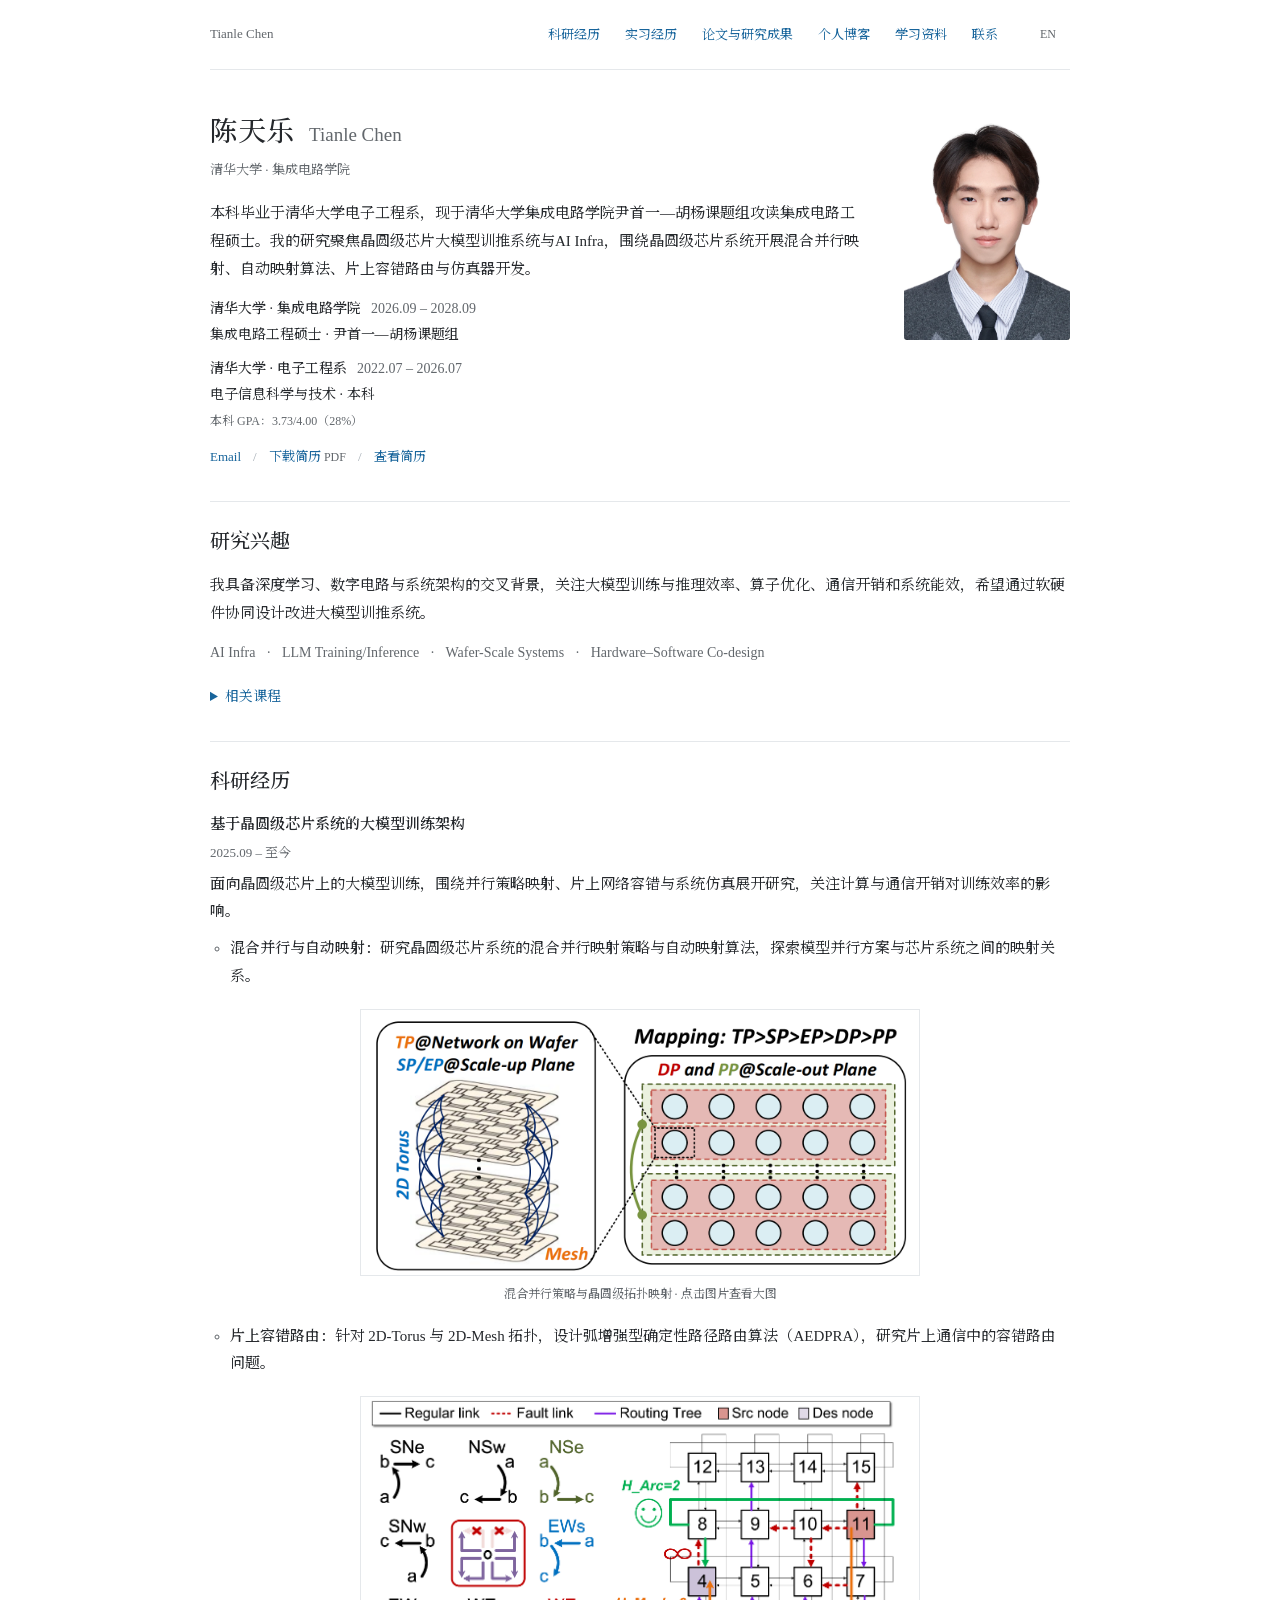
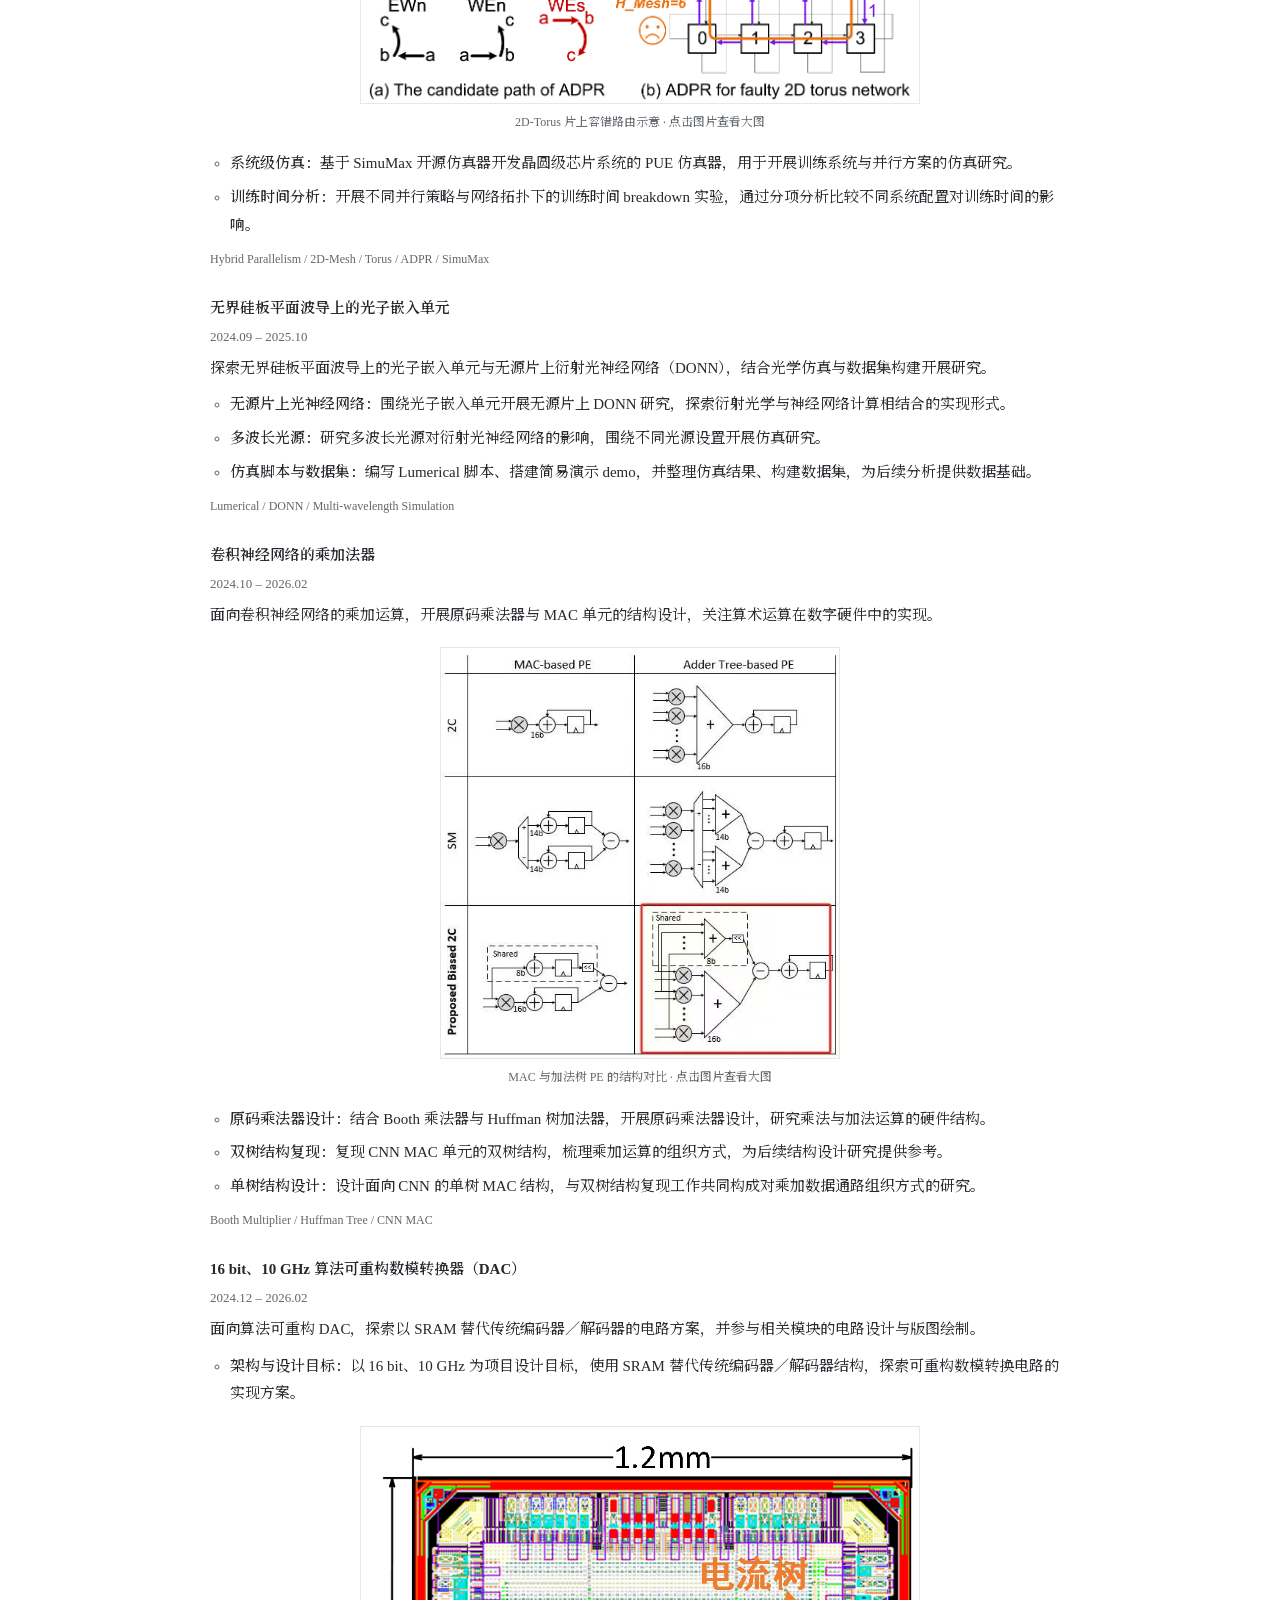
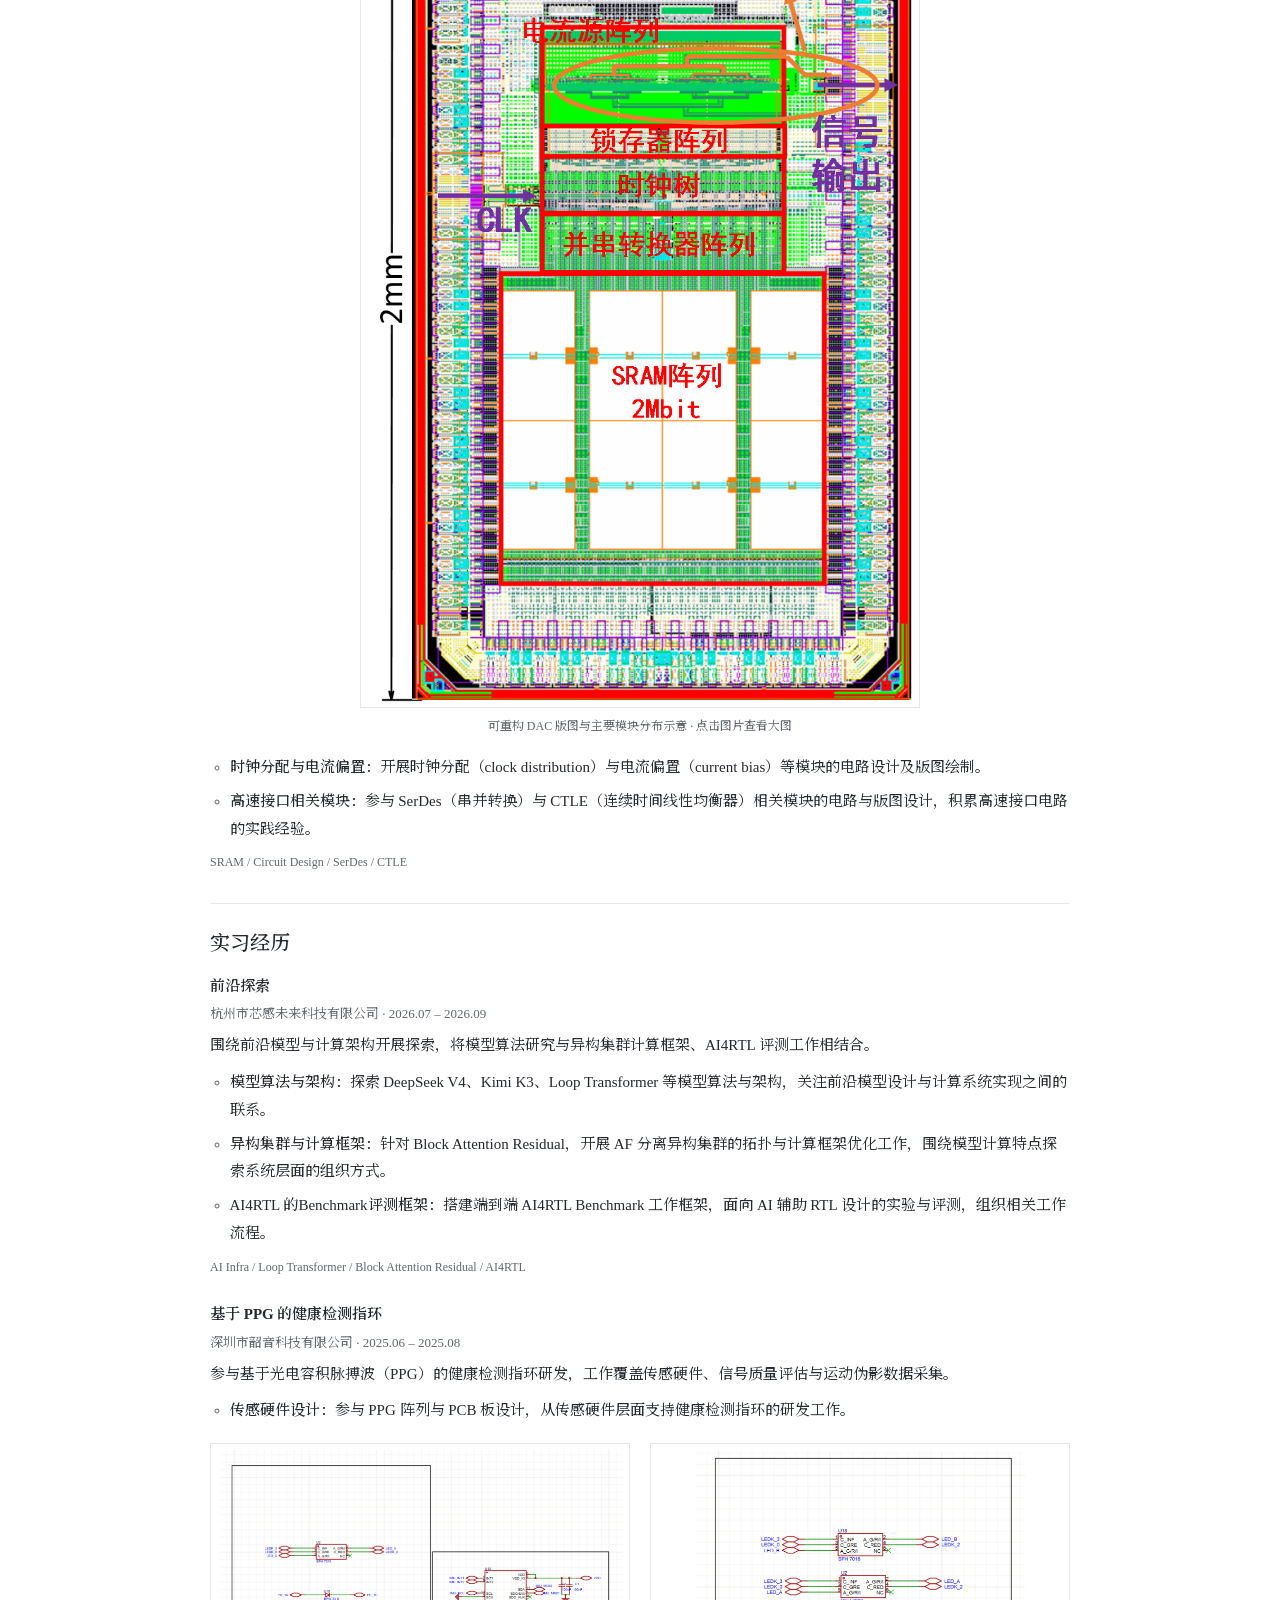
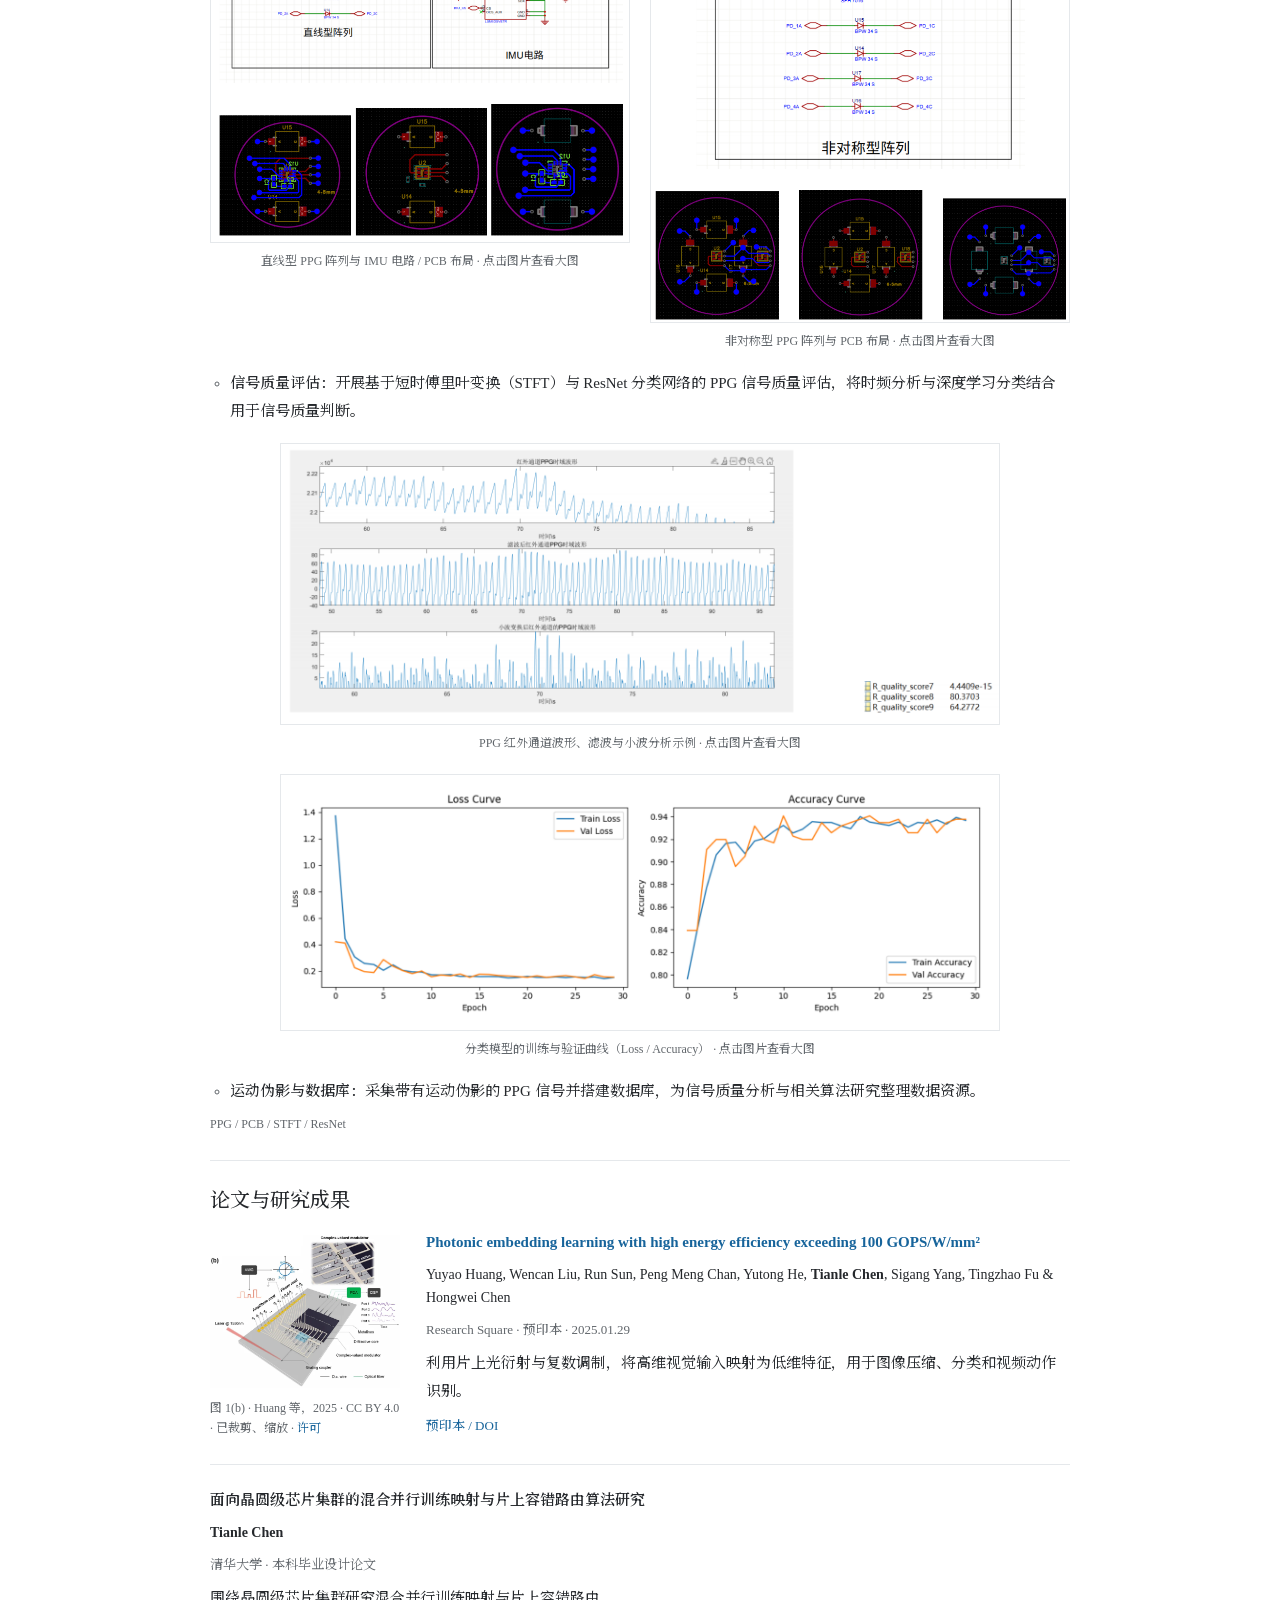
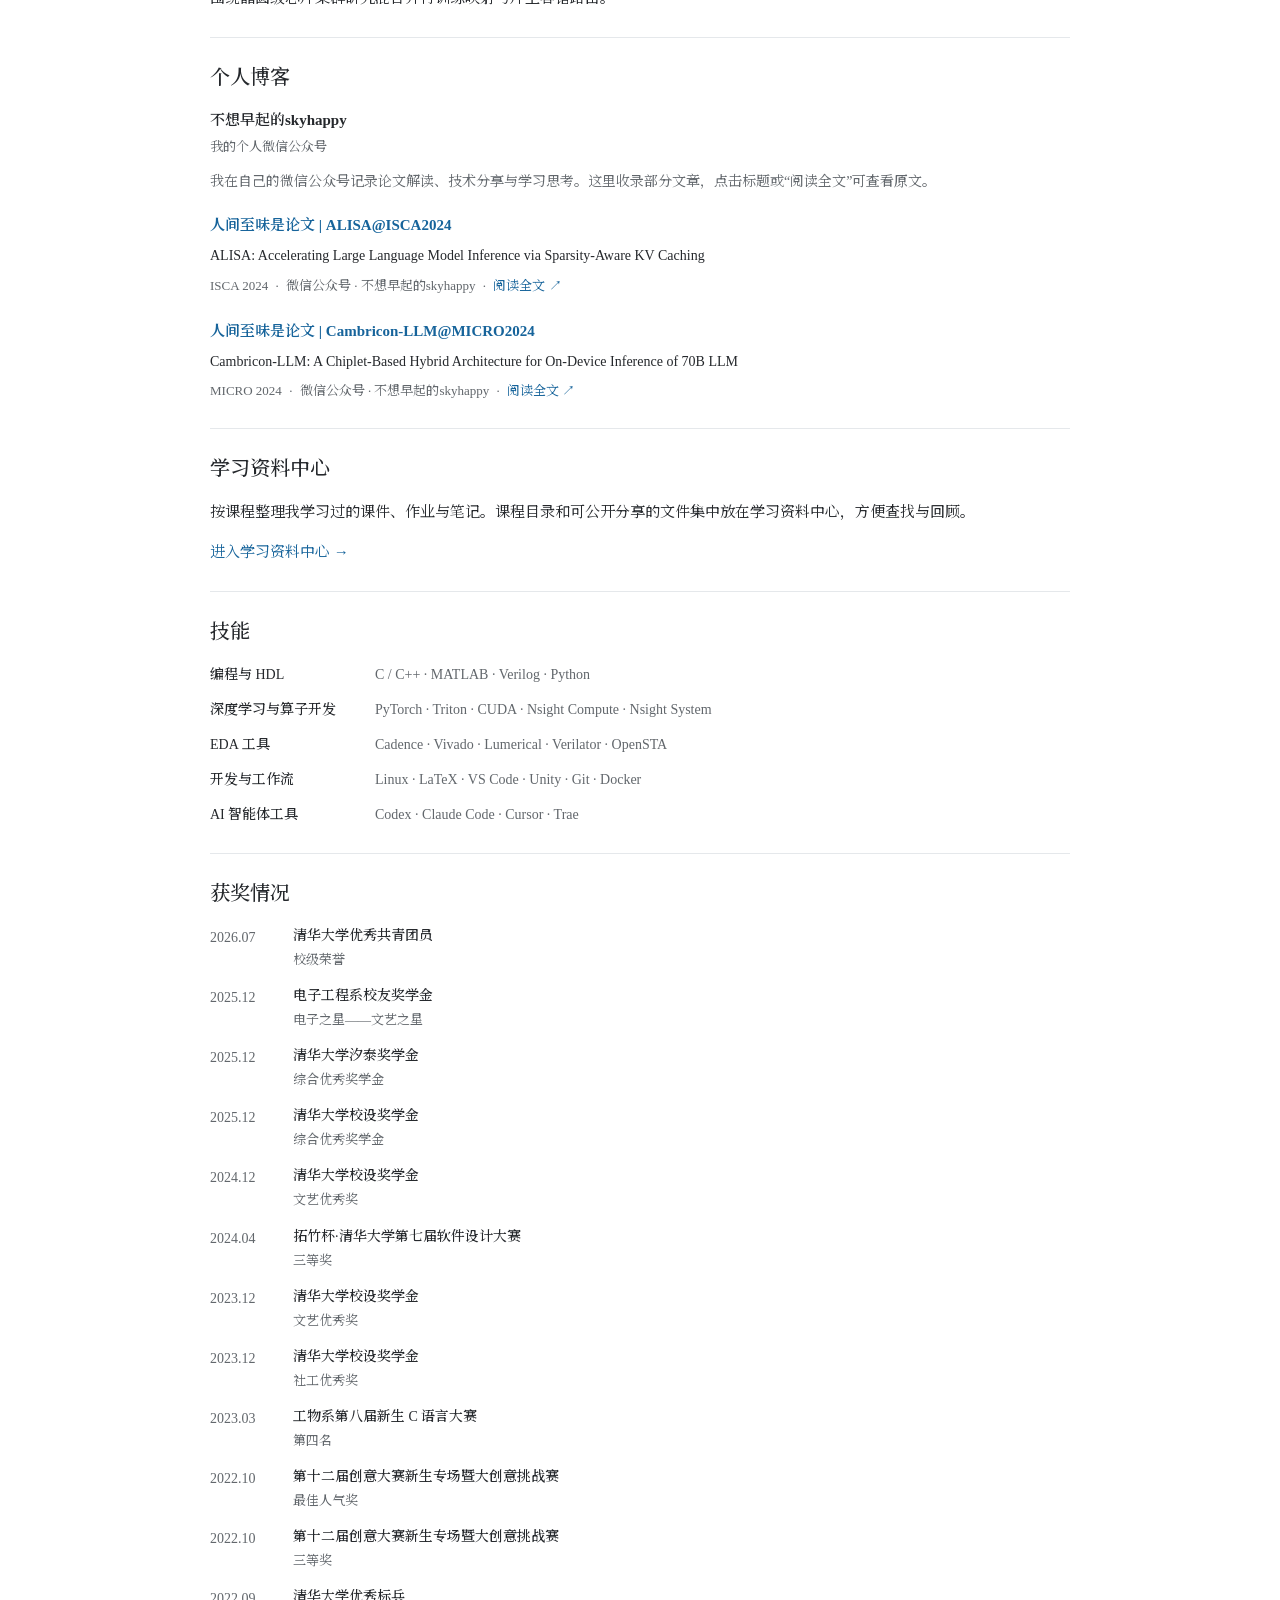
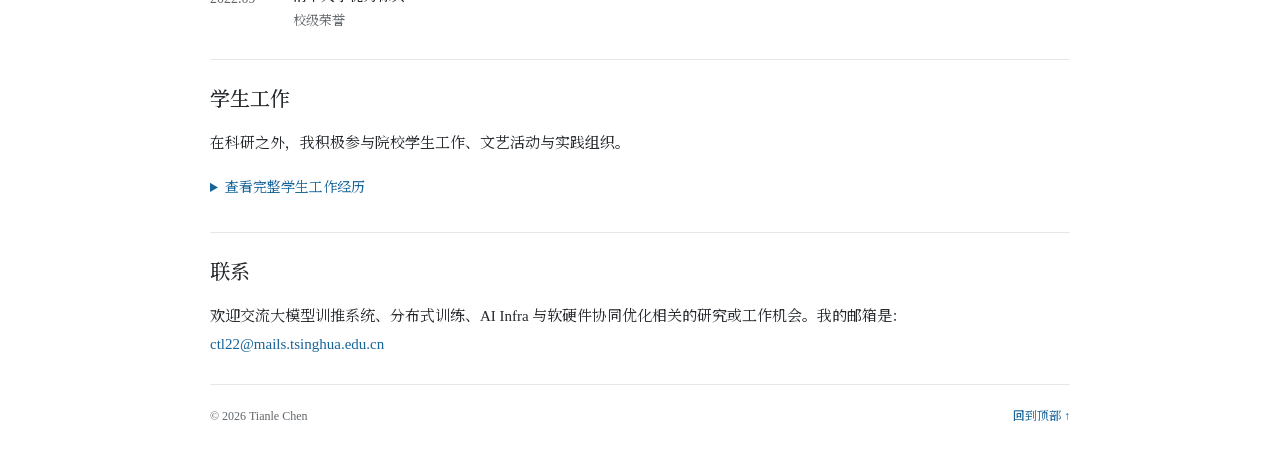
<file: index.html>
<!doctype html>
<html lang="zh-CN">
<head>
  <meta charset="UTF-8">
  <meta name="viewport" content="width=device-width, initial-scale=1">
  <meta name="theme-color" content="#ffffff">
  <meta name="author" content="Tianle Chen">
  <meta name="description" content="陈天乐的个人主页：清华大学集成电路学院，AI Infra、大模型训练系统与晶圆级芯片系统。Tianle Chen — AI infrastructure, large-model training, and wafer-scale systems at Tsinghua University.">
  <title>陈天乐 Tianle Chen · 个人主页</title>
  <link rel="icon" type="image/svg+xml" href="assets/favicon.svg">
  <script>
    // Direct file previews use system fallbacks; HTTP(S) previews load the bundled fonts.
    // This avoids browser file:// font restrictions without third-party services.
    if (location.protocol !== "file:") {
      const sheet = document.createElement("link");
      sheet.rel = "stylesheet";
      sheet.href = "assets/fonts/fonts.css";
      document.head.appendChild(sheet);
      for (const font of ["profile-serif-sc.woff2"]) {
        const preload = document.createElement("link");
        preload.rel = "preload";
        preload.as = "font";
        preload.type = "font/woff2";
        preload.crossOrigin = "anonymous";
        preload.href = "assets/fonts/" + font;
        document.head.appendChild(preload);
      }
    }
  </script>
  <link rel="stylesheet" href="styles.css">
  <script src="content.js" defer></script>
  <script src="app.js" defer></script>
</head>
<body>
  <a class="skip-link" href="#main">跳转到主要内容 / Skip to content</a>
  <div id="app"></div>
  <noscript><main class="no-script"><h1>陈天乐 · Tianle Chen</h1><p>AI Infra、大模型训练系统与晶圆级芯片系统。请启用 JavaScript 以浏览完整主页。</p><p>AI infrastructure, large-model training, and wafer-scale systems. Enable JavaScript to view the full site.</p><a href="resume.html">查看简历 / View résumé</a><p><a href="mailto:ctl22@mails.tsinghua.edu.cn">ctl22@mails.tsinghua.edu.cn</a></p></main></noscript>
</body>
</html>
</file>
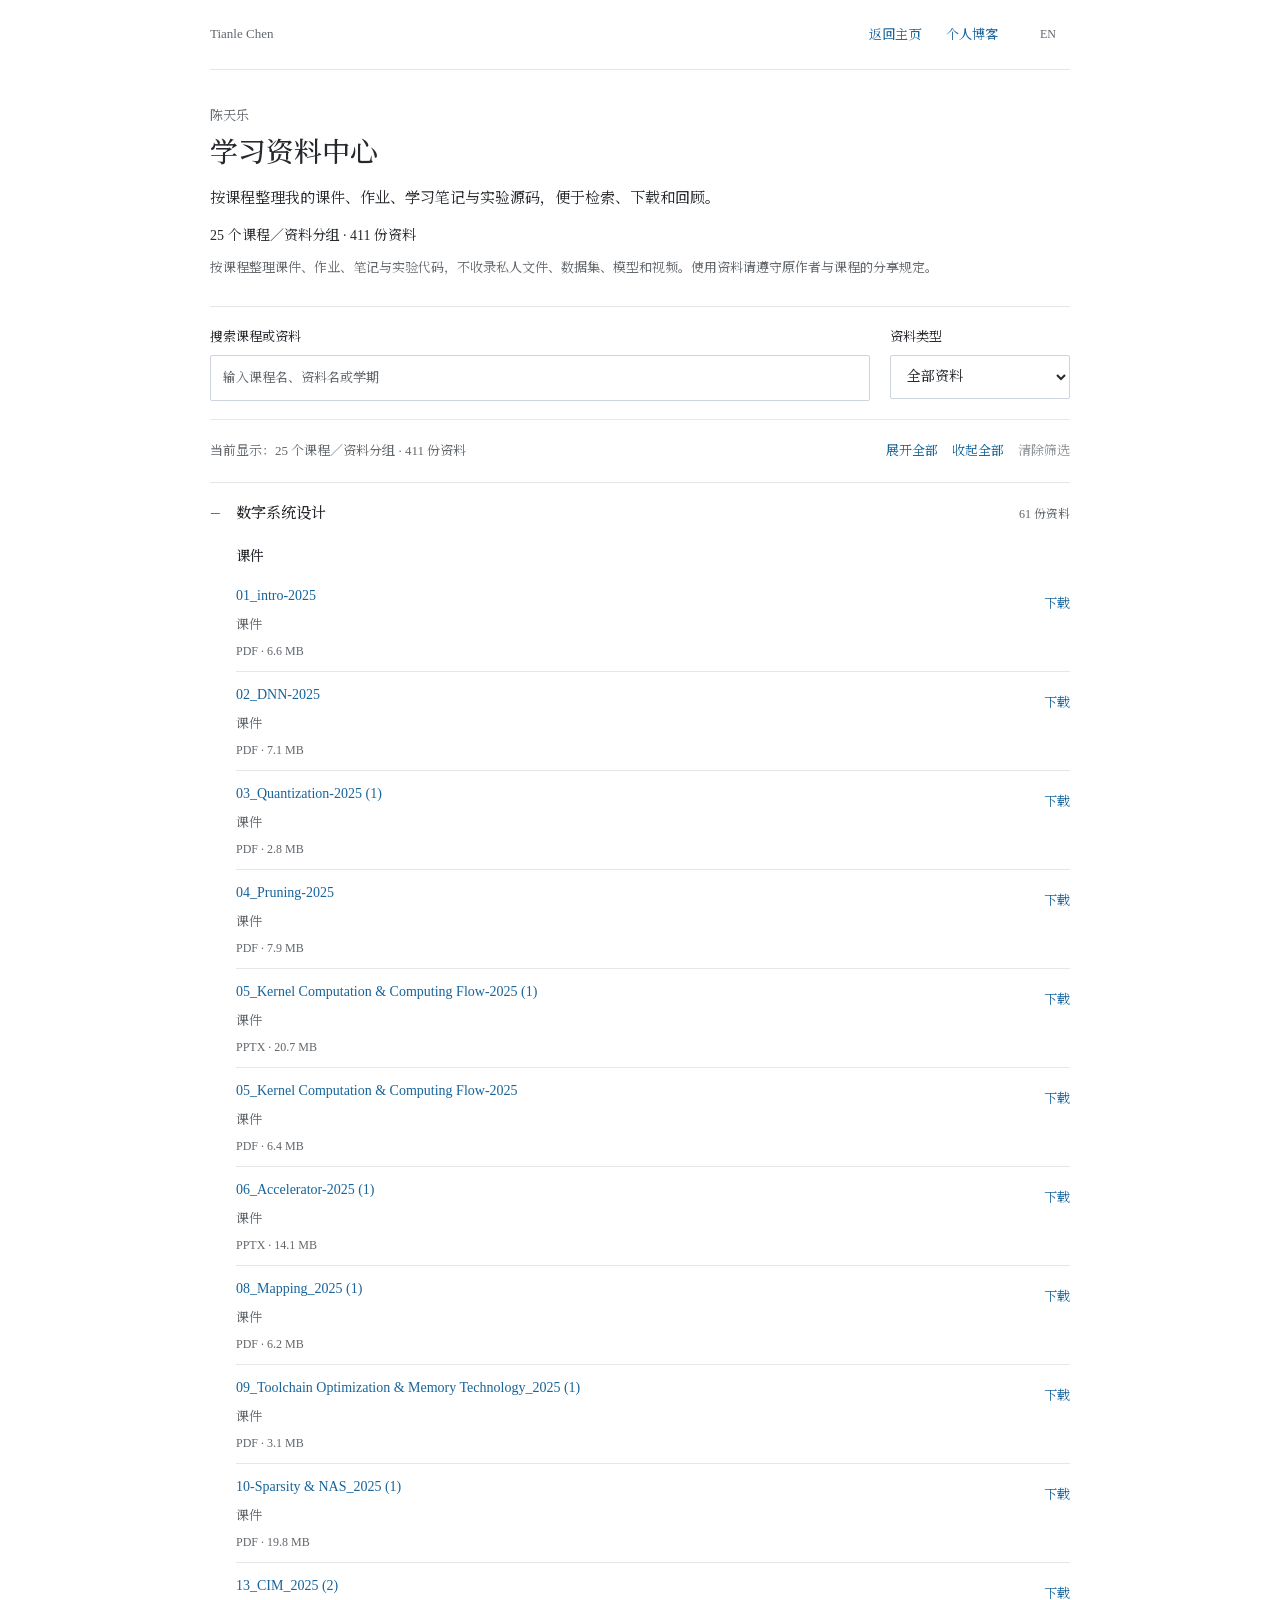
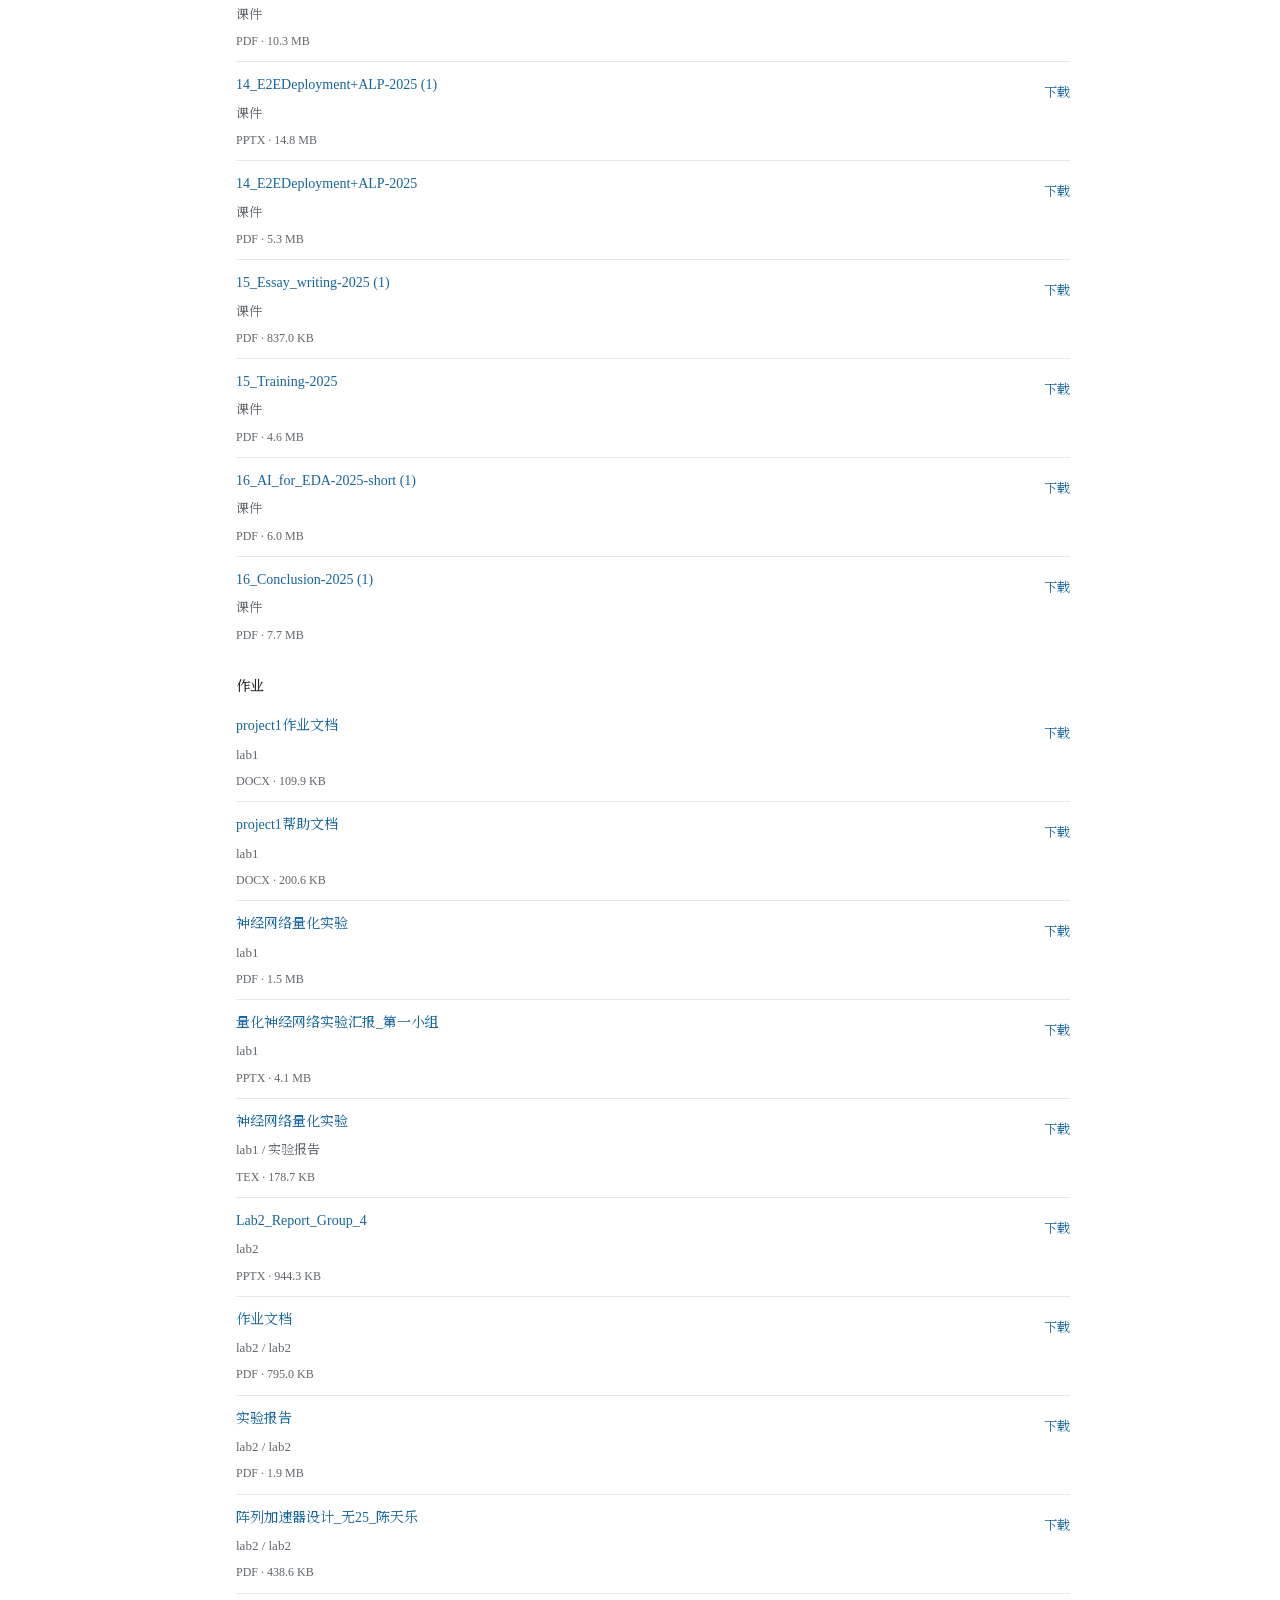
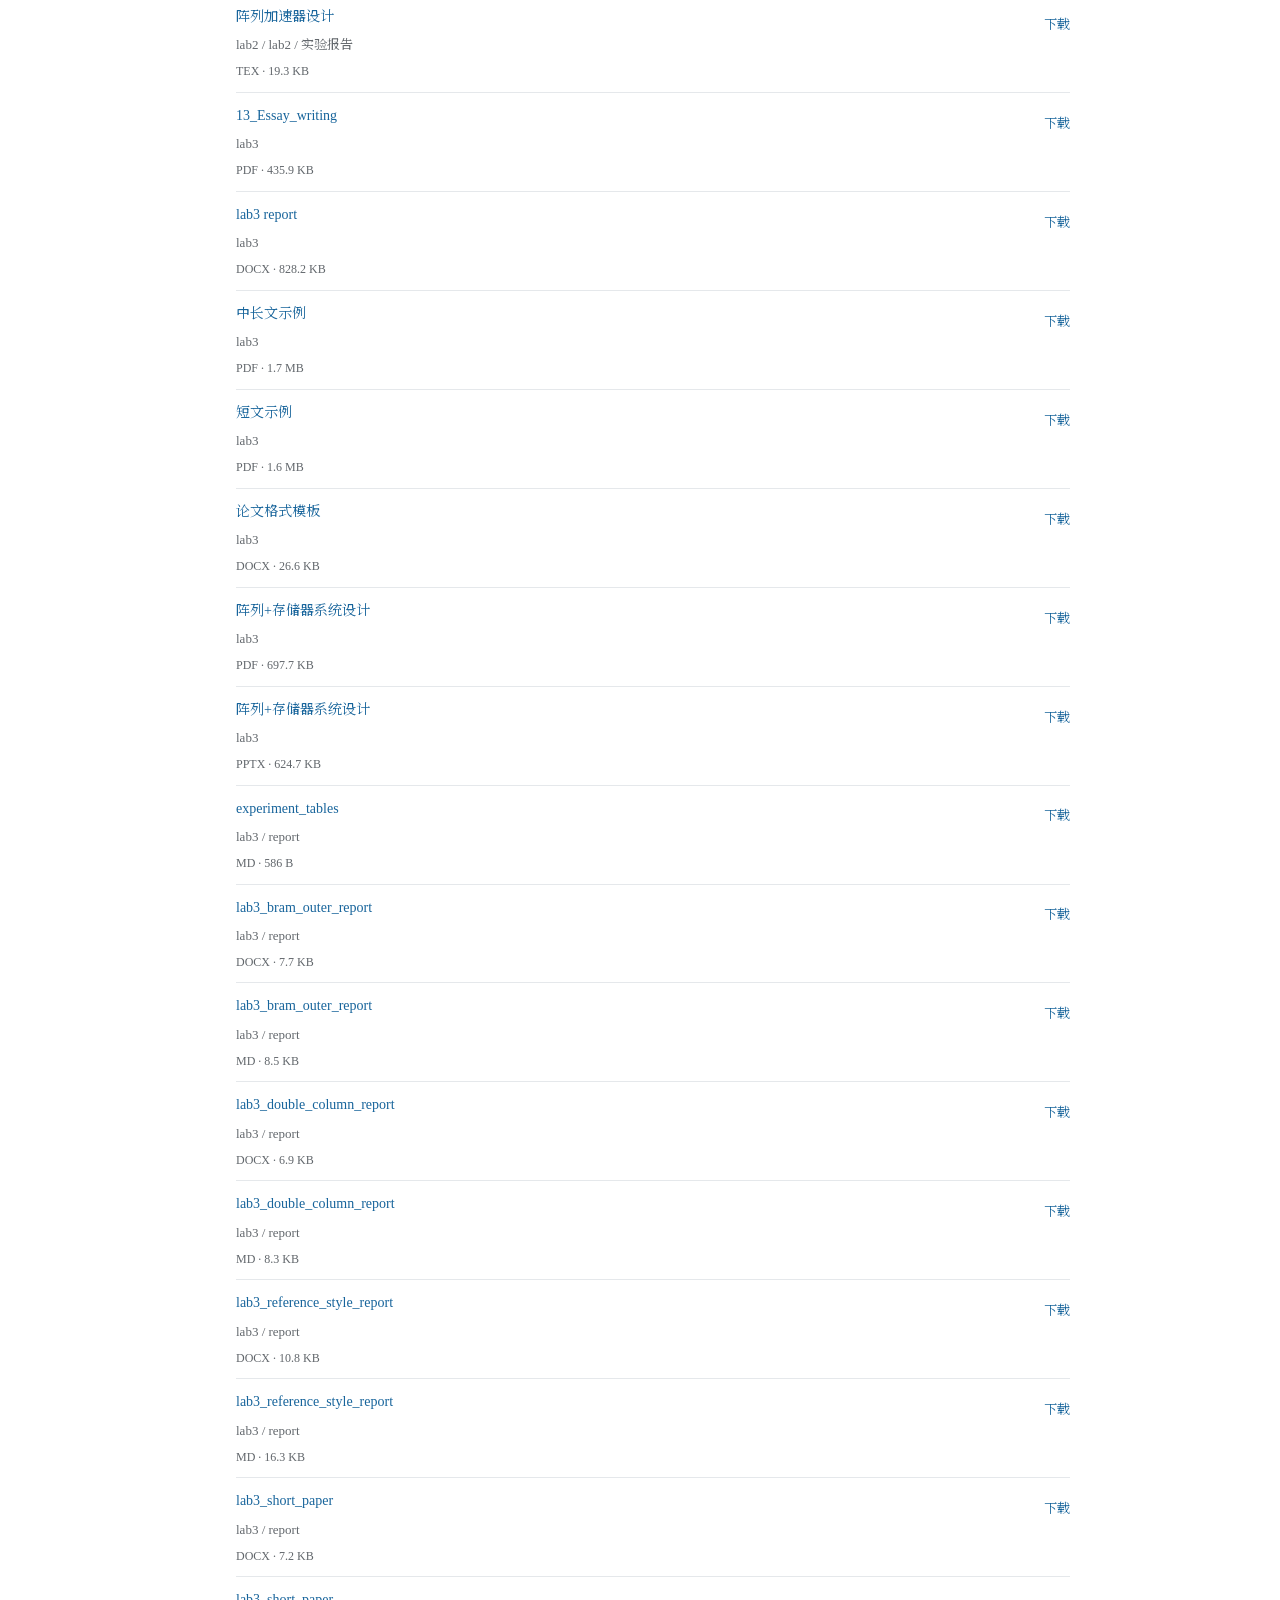
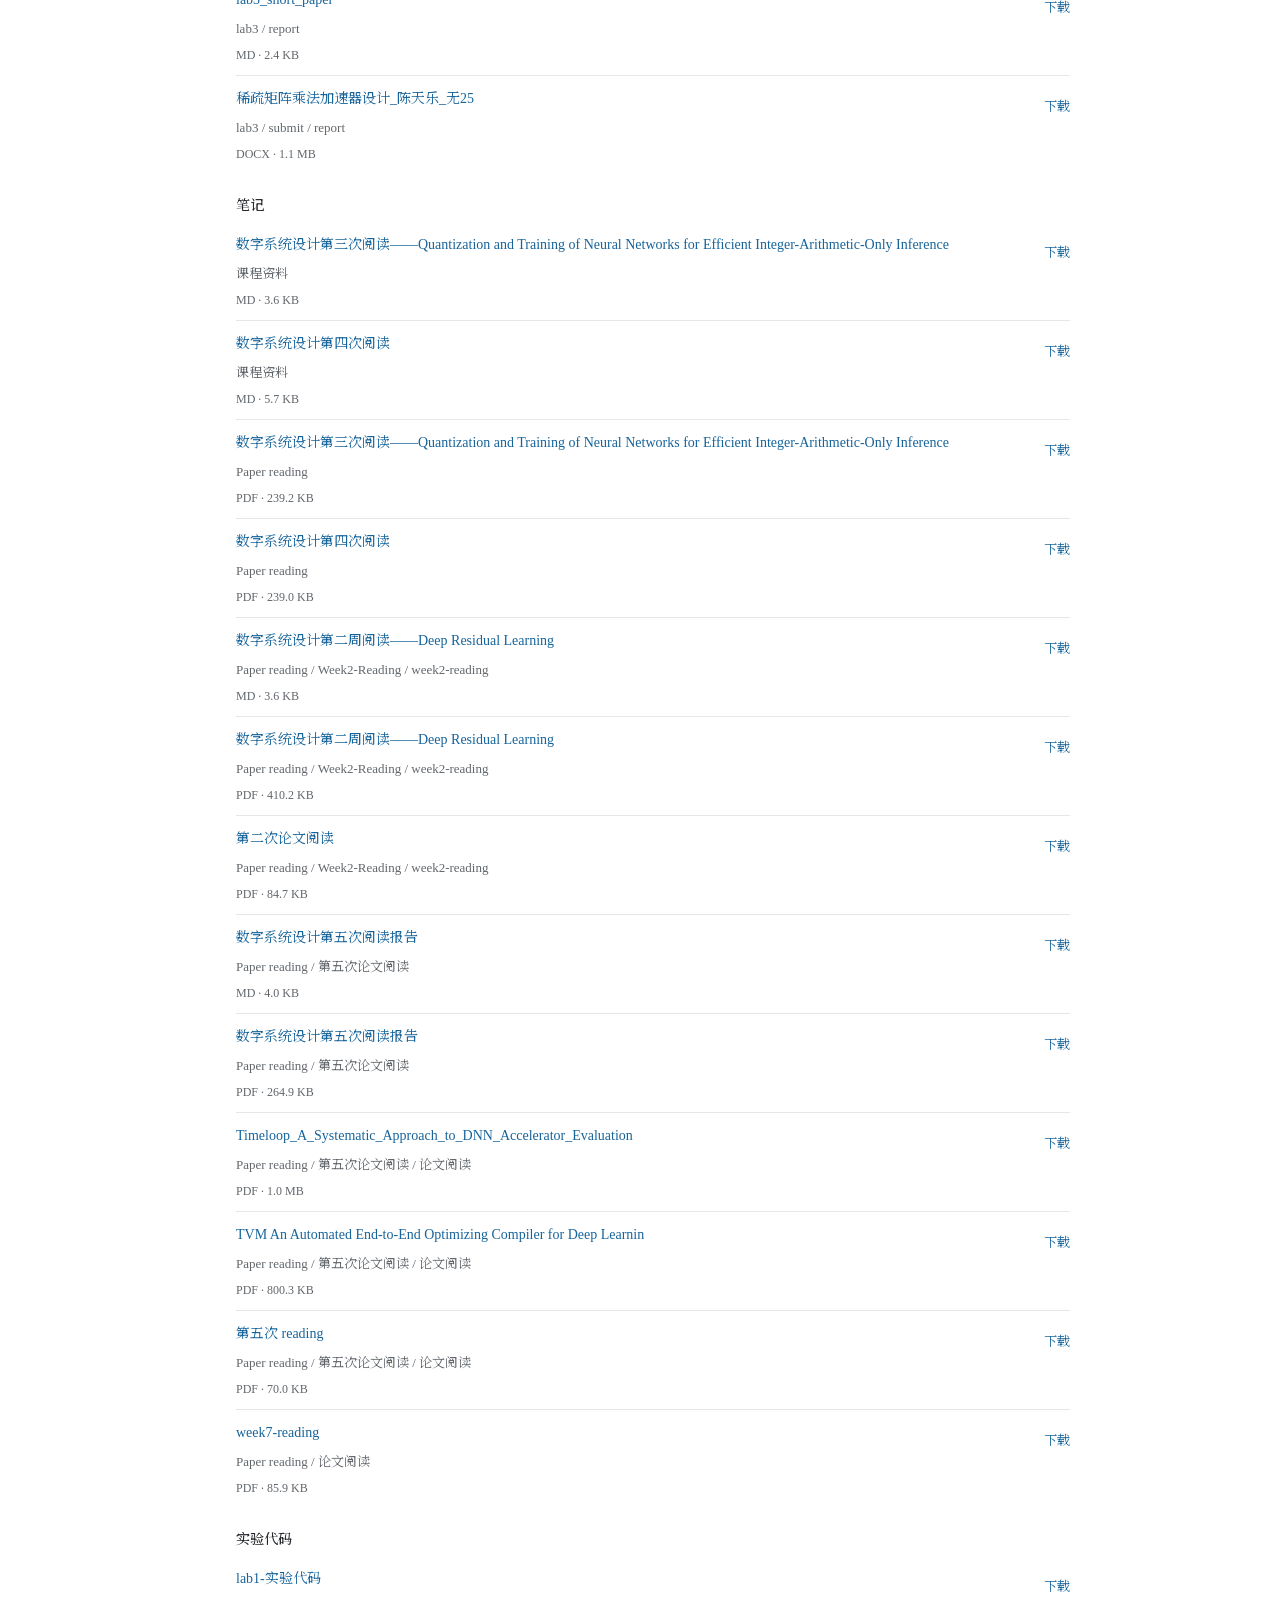
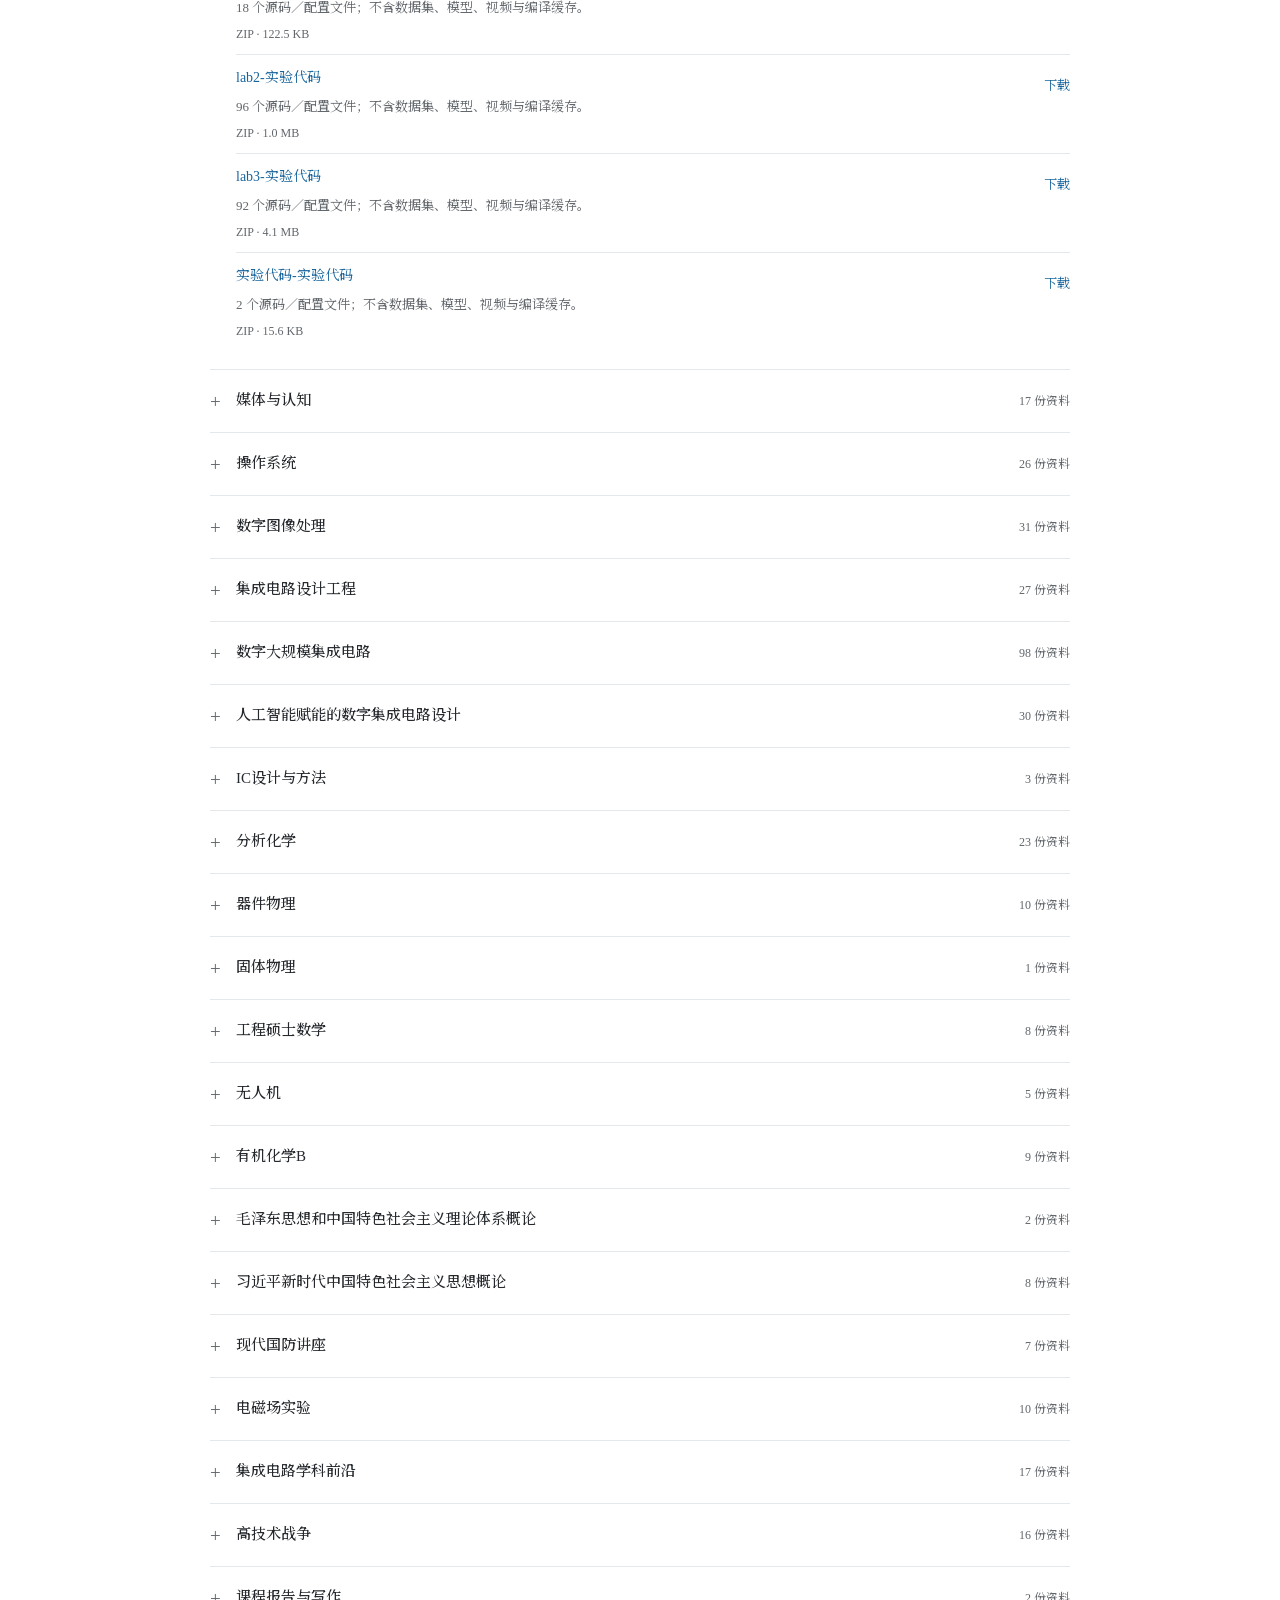
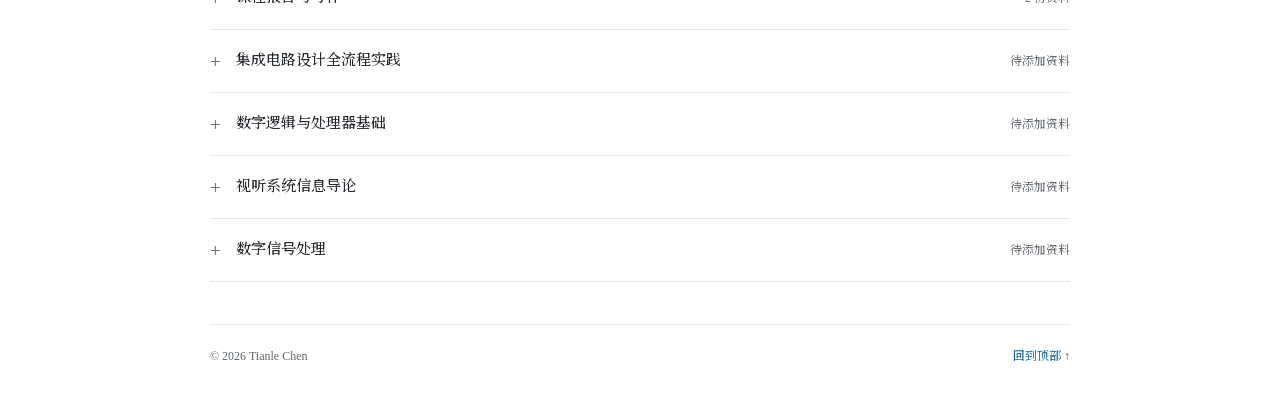
<file: materials.html>
<!doctype html>
<html lang="zh-CN">
<head>
  <meta charset="UTF-8">
  <meta name="viewport" content="width=device-width, initial-scale=1">
  <meta name="theme-color" content="#ffffff">
  <meta name="author" content="Tianle Chen">
  <meta name="description" content="陈天乐的学习资料中心：按课程整理可公开分享的课件、作业与学习笔记。">
  <title>学习资料中心 · 陈天乐</title>
  <link rel="icon" type="image/svg+xml" href="assets/favicon.svg">
  <script>
    // Direct file previews use system fallbacks; HTTP(S) previews load the bundled fonts.
    // This avoids browser file:// font restrictions without third-party services.
    if (location.protocol !== "file:") {
      const sheet = document.createElement("link");
      sheet.rel = "stylesheet";
      sheet.href = "assets/fonts/fonts.css";
      document.head.appendChild(sheet);
      for (const font of ["profile-serif-sc.woff2"]) {
        const preload = document.createElement("link");
        preload.rel = "preload";
        preload.as = "font";
        preload.type = "font/woff2";
        preload.crossOrigin = "anonymous";
        preload.href = "assets/fonts/" + font;
        document.head.appendChild(preload);
      }
    }
  </script>
  <link rel="stylesheet" href="styles.css">
  <link rel="stylesheet" href="materials.css">
  <script src="content.js" defer></script>
  <script src="materials-utils.js" defer></script>
  <script src="materials-data.js" defer></script>
  <script src="materials.js" defer></script>
</head>
<body class="materials-page">
  <a class="skip-link" href="#main">跳转到主要内容 / Skip to content</a>
  <div id="materials-app"></div>
  <noscript><main class="no-script"><h1>学习资料中心 / Course materials</h1><p>请启用 JavaScript 浏览课程目录。Enable JavaScript to browse the course directory.</p><a href="index.html">返回主页 / Home</a></main></noscript>
</body>
</html>
</file>
<file: styles.css>
/* 简洁学者主页：日常改内容请打开 content.js。
 * 改颜色、页面宽度、字号与间距，在下方对应注释处修改。 */
/* 字体采用随网站打包的开源思源字体子集，不请求第三方字体服务。
 * 中文：思源宋体；英文：Georgia（系统字体），后备 Times New Roman。
 * 全站采用统一的衬线字体层级；字号入口集中在下方变量，不必逐个模块修改。 */
:root {
  --font-body: Georgia, "Times New Roman", "Profile Serif SC", "Noto Serif SC", "Songti SC", SimSun, serif;
  --font-heading: Georgia, "Times New Roman", "Profile Serif SC", "Noto Serif SC", "Songti SC", SimSun, serif;
  --font-size-name: 28px;
  --font-size-name-secondary: 19px;
  --font-size-section: 20px;
  --font-size-body: 15px;
  --font-size-entry: 15px;
  --font-size-detail: 14px;
  --font-size-meta: 13px;
  --font-size-small: 12px;
  --line-height-body: 1.85;
  --paper: #ffffff;
  --text: #25282c;
  --muted: #62676c;
  --link: #17649b;
  --link-hover: #0d416c;
  --border: #e5e8eb;
  --page-width: 860px;
}
html:lang(en) { --line-height-body: 1.7; }
* { box-sizing: border-box; }
html { scroll-behavior: smooth; scroll-padding-top: 24px; }
body { margin: 0; color: var(--text); background: var(--paper); font-family: var(--font-body); font-size: var(--font-size-body); font-weight: 400; line-height: var(--line-height-body); font-synthesis: none; text-rendering: optimizeLegibility; -webkit-font-smoothing: antialiased; }
a { color: var(--link); text-decoration: none; text-underline-offset: 3px; }
a:hover { color: var(--link-hover); text-decoration: underline; }
a:focus-visible, button:focus-visible { outline: 2px solid var(--link); outline-offset: 4px; border-radius: 2px; }
p { margin: 0 0 12px; }
img { display: block; max-width: 100%; }
button { font: inherit; }
.container { width: calc(100% - 56px); max-width: var(--page-width); margin-inline: auto; }
.sr-only { position: absolute; width: 1px; height: 1px; padding: 0; margin: -1px; overflow: hidden; clip: rect(0,0,0,0); white-space: nowrap; border: 0; }
.skip-link { position: fixed; top: -80px; left: 16px; z-index: 10; padding: 8px 16px; background: white; border: 1px solid var(--link); }
.skip-link:focus { top: 8px; }

/* 顶部导航：普通文档式导航，不悬浮、不遮挡正文。 */
.site-header { display: flex; align-items: center; gap: 28px; min-height: 70px; border-bottom: 1px solid var(--border); }
.site-name { font-size: var(--font-size-meta); color: var(--muted); white-space: nowrap; }
.site-nav { min-width: 0; display: flex; align-items: center; justify-content: flex-end; flex: 1; gap: 25px; }
.site-nav a { display: inline-flex; align-items: center; font-size: var(--font-size-meta); min-height: 44px; min-width: 0; line-height: 1.5; text-align: center; justify-content: center; white-space: normal; }
#language-toggle { min-width: 44px; min-height: 44px; border: 0; background: transparent; color: var(--muted); cursor: pointer; font-size: var(--font-size-small); padding: 4px; }
#language-toggle:hover { color: var(--link); }

/* 首页：文字在左、照片在右。替换照片请编辑 content.js 的 portrait。 */
.hero { display: grid; grid-template-columns: minmax(0, 1fr) 166px; grid-template-areas: "identity photo" "intro photo" "education photo" "links photo"; column-gap: 44px; align-items: start; padding-block: 42px 32px; }
.hero-identity { grid-area: identity; }
h1 { font-family: var(--font-heading); font-size: var(--font-size-name); line-height: 1.4; font-weight: 500; letter-spacing: 0; margin: 0 0 7px; }
.english-name { font-family: var(--font-heading); font-size: var(--font-size-name-secondary); font-weight: 400; color: var(--muted); display: inline-block; margin-left: 15px; letter-spacing: 0; }
.affiliation { color: var(--muted); font-size: var(--font-size-meta); margin-bottom: 18px; }
.portrait { grid-area: photo; width: 166px; height: 221px; object-fit: cover; border-radius: 3px; margin-top: 7px; }
.intro { grid-area: intro; margin-bottom: 13px; font-size: var(--font-size-body); }
.education { grid-area: education; font-size: var(--font-size-detail); margin-bottom: 14px; }
.education p { margin: 0; }
.education strong { font-weight: 500; }
.education .note { font-size: var(--font-size-small); margin-top: 3px; }
.hero-links { grid-area: links; display: flex; align-items: center; flex-wrap: wrap; gap: 5px 12px; font-size: var(--font-size-meta); }
.hero-links > span { color: #a3abb3; }
.file-type { font-size: var(--font-size-small); color: var(--muted); }
.hero.no-portrait { grid-template-columns: 1fr; grid-template-areas: "identity" "intro" "education" "links"; }

/* 正文模块：完整阅读列，不使用左右大栏、卡片或展示视角切换。课程和学生工作可展开阅读。 */
.section { padding-block: 23px 25px; border-top: 1px solid var(--border); }
h2 { font-family: var(--font-heading); font-size: var(--font-size-section); font-weight: 500; line-height: 1.6; letter-spacing: 0; margin: 0 0 15px; }
h3 { font-size: var(--font-size-entry); font-weight: 600; line-height: 1.65; margin: 0 0 5px; }
.section-content > :last-child { margin-bottom: 0; }
.note { color: var(--muted); font-size: var(--font-size-meta); line-height: 1.7; }
.interests { color: var(--muted); font-size: var(--font-size-detail); }
.interests span { padding-inline: 8px; }
.plain-list { list-style: none; padding: 0; margin: 0; }

/* 论文：左边为自己论文的可选缩略图，右边为标题、作者和链接。 */
.publication.has-image { display: grid; grid-template-columns: 190px minmax(0, 1fr); gap: 26px; align-items: start; }
.publication + .publication { margin-top: 26px; padding-top: 24px; border-top: 1px solid var(--border); }
.paper-figure { margin: 4px 0 0; }
.paper-figure img { width: 100%; height: auto; }
.paper-figure figcaption { margin-top: 10px; color: var(--muted); font-size: var(--font-size-small); line-height: 1.7; }
.publication h3 { font-size: var(--font-size-entry); font-weight: 600; line-height: 1.55; margin-bottom: 8px; }
.authors { font-size: var(--font-size-detail); margin-bottom: 8px; line-height: 1.7; }
.authors strong { font-weight: 600; }
.publication-meta { font-size: var(--font-size-meta); color: var(--muted); margin-bottom: 8px; }
.paper-summary { font-size: var(--font-size-body); line-height: var(--line-height-body); margin-bottom: 8px; }
.paper-links { font-size: var(--font-size-meta); margin-bottom: 8px; }
.paper-links span { color: var(--muted); padding-inline: 7px; }
.paper-details > :last-child { margin-bottom: 0; }

/* 个人博客：突出个人微信公众号，文章仍使用简洁的单栏学术列表。 */
.blog-identity { margin-bottom: 10px; }
.blog-identity h3 { font-size: var(--font-size-entry); font-weight: 600; margin-bottom: 2px; }
.blog-platform { color: var(--muted); font-size: var(--font-size-meta); margin-bottom: 0; }
.reading-intro { color: var(--muted); font-size: var(--font-size-detail); margin-bottom: 18px; }
.reading-entry { overflow-wrap: anywhere; }
.reading-entry + .reading-entry { margin-top: 22px; }
.reading-entry h3 { margin-bottom: 6px; }
.reading-paper-title { font-size: var(--font-size-detail); line-height: 1.7; margin-bottom: 6px; }
.reading-meta { font-size: var(--font-size-meta); color: var(--muted); line-height: 1.8; }
.reading-meta > span { padding-inline: 4px; }
.reading-post-link { white-space: nowrap; }
.reading-entry > :last-child { margin-bottom: 0; }

/* 科研与实习：项目概述 + 分项工作，保持简洁的单栏列表。 */
.project + .project { margin-top: 26px; }
.project p { font-size: var(--font-size-body); margin-bottom: 4px; }
.project .project-tags { font-size: var(--font-size-small); color: var(--muted); }
.project .note { font-size: var(--font-size-meta); margin-top: 4px; }

/* 科研与实习配图：技术示意图完整显示，不裁剪；点击打开原尺寸图片。 */
.project-gallery { display: grid; grid-template-columns: repeat(2, minmax(0, 1fr)); gap: 20px; margin: 18px auto; }
.project-gallery.is-single { max-width: 400px; grid-template-columns: minmax(0, 1fr); }
/* 抵消列表缩进，让分项说明下的图片相对整列正文居中。 */
.highlight-figures { margin-inline-start: -1.3em; }
.highlight-figures .project-gallery.is-single { max-width: 560px; }
.project-figure { margin: 0; min-width: 0; }
/* 横向信号/训练曲线单独占一行，避免与另一张图并排时缩得太小。 */
.project-figure.is-wide { grid-column: 1 / -1; width: 100%; max-width: 720px; margin-inline: auto; }
.project-image-link { display: block; }
.project-image-link img { width: 100%; height: auto; border: 1px solid var(--border); background: white; }
.project-figure figcaption { text-align: center; margin-top: 8px; font-size: var(--font-size-small); line-height: 1.7; color: var(--muted); }
@media (max-width: 600px) {
  .project-gallery { grid-template-columns: minmax(0, 1fr); gap: 18px; }
}
@media print {
  .project-figure { break-inside: avoid; }
  .project-image-hint { display: none; }
}

/* 技能、获奖、其他经历与联系。 */
.skill-list { margin: 0; font-size: var(--font-size-detail); }
.skill-row { display: grid; grid-template-columns: 145px minmax(0, 1fr); gap: 20px; }
.skill-row + .skill-row { margin-top: 9px; }
.skill-row dt { font-weight: 500; }
.skill-row dd { margin: 0; color: var(--muted); }
.honor { display: grid; grid-template-columns: 67px minmax(0, 1fr); gap: 16px; font-size: var(--font-size-detail); }
.honor + .honor { margin-top: 12px; }
.honor-year { color: var(--muted); padding-top: 1px; }
.honor h3 { font-size: var(--font-size-detail); font-weight: 500; margin-bottom: 1px; }
.honor p { color: var(--muted); font-size: var(--font-size-meta); margin: 0; }
.beyond-text { font-size: var(--font-size-body); margin-top: 19px; }
#contact p { font-size: var(--font-size-body); }
.email-link { overflow-wrap: anywhere; }
.site-footer { border-top: 1px solid var(--border); padding-block: 20px 30px; }
.footer-line { display: flex; align-items: center; justify-content: space-between; gap: 18px; font-size: var(--font-size-small); color: var(--muted); }
.site-footer > p { font-size: var(--font-size-small); line-height: 1.8; color: var(--muted); margin: 10px 0 0; }
.no-script { max-width: 860px; margin: 60px auto; padding: 24px; }

/* 移动端：保持导航可见，缩略图和论文文字上下排列。 */
@media (max-width: 760px) {
  .site-header { gap: 14px; }
  .site-nav { gap: 18px; }
  .hero { column-gap: 28px; grid-template-columns: minmax(0, 1fr) 140px; }
  .portrait { width: 140px; height: 187px; }
  .english-name { display: block; margin: 5px 0 0; font-size: var(--font-size-name-secondary); }
  .publication.has-image { grid-template-columns: 155px minmax(0, 1fr); gap: 21px; }
}
@media (max-width: 600px) {
  :root { --font-size-name: 26px; --font-size-name-secondary: 18px; }
  .container { width: calc(100% - 40px); }
  .site-header { display: grid; grid-template-columns: minmax(0, 1fr) 44px; gap: 0; padding-top: 6px; }
  .site-name { grid-column: 1; grid-row: 1; font-size: var(--font-size-meta); }
  #language-toggle { grid-column: 2; grid-row: 1; font-size: var(--font-size-small); }
  .site-nav { grid-column: 1 / -1; grid-row: 2; display: grid; grid-template-columns: repeat(3, minmax(0, 1fr)); gap: 0 8px; padding-bottom: 4px; }
  .site-nav a { font-size: var(--font-size-small); white-space: normal; line-height: 1.4; text-align: center; justify-content: center; flex: 1; min-width: 0; }
  .site-nav a[href="#publications"] { flex: 1.6; }
  .hero { grid-template-columns: minmax(0, 1fr) 96px; grid-template-areas: "identity photo" "intro intro" "education education" "links links"; gap: 0 20px; padding-block: 28px; }
  h1 { font-size: var(--font-size-name); letter-spacing: 0; }
  .english-name { font-size: var(--font-size-name-secondary); margin-top: 5px; }
  .affiliation { font-size: var(--font-size-meta); margin-top: 10px; margin-bottom: 0; }
  .portrait { width: 96px; height: 128px; margin: 0; }
  .intro { font-size: var(--font-size-body); margin-top: 21px; }
  .education { font-size: var(--font-size-detail); }
  .hero-links { font-size: var(--font-size-meta); gap: 4px 10px; }
  .section { padding-block: 23px; }
  h2 { font-size: var(--font-size-section); margin-bottom: 15px; letter-spacing: 0; margin: 0 0 15px; }
  .section-content { font-size: var(--font-size-body); }
  .publication.has-image { display: block; }
  .paper-figure { width: 190px; margin: 0 0 16px; }
  .paper-figure figcaption { font-size: var(--font-size-small); }
  .publication h3 { font-size: var(--font-size-entry); }
  .skill-row { grid-template-columns: 1fr; gap: 1px; }
  .honor { grid-template-columns: 55px minmax(0, 1fr); gap: 12px; font-size: var(--font-size-detail); }
  .hero.no-portrait .intro { margin-top: 16px; }
}
/* 极窄屏幕：导航分两行，避免英文名称互相重叠。 */
@media (max-width: 380px) {
  .site-nav { display: grid; grid-template-columns: repeat(3, minmax(0, 1fr)); gap: 0 8px; }
}
@media (prefers-reduced-motion: reduce) { html { scroll-behavior: auto; } }
@media print {
  .site-header, .hero-links, .back-top, .skip-link { display: none; }
  .container { width: 100%; }
  .hero { padding-block: 15px 20px; }
  .section { padding-block: 18px; }
  .project, .publication, .reading-entry, .honor { break-inside: avoid; }
}

/* 新版简历：教育日期、科研/实习时间，以及可展开的课程与学生工作。 */
.education-list li + li { margin-top: 8px; }
.education-date { color: var(--muted); margin-left: 7px; }
.project .experience-meta, .experience-meta { color: var(--muted); font-size: var(--font-size-meta); line-height: 1.7; margin-bottom: 7px; }
.internship + .internship { margin-top: 24px; }
.internship > p:not(.experience-meta):not(.experience-tags) { font-size: var(--font-size-body); margin-bottom: 4px; }
.experience-points { padding-left: 1.3em; margin: 9px 0 8px; font-size: var(--font-size-body); line-height: var(--line-height-body); }
.experience-points li + li { margin-top: 6px; }
.experience-points li { overflow-wrap: anywhere; }
.experience-points li::marker { color: var(--muted); }
.experience-points strong { font-weight: 500; }
.project .project-tags, .internship .experience-tags { margin-top: 8px; font-size: var(--font-size-small); color: var(--muted); }
.internship .experience-tags { margin-bottom: 0; overflow-wrap: anywhere; }
.course-details, .service-details { font-size: var(--font-size-detail); }
.course-details summary, .service-details summary { color: var(--link); cursor: pointer; padding-block: 6px; }
.course-details summary:focus-visible, .service-details summary:focus-visible { outline: 2px solid var(--link); outline-offset: 3px; }
.course-details p { color: var(--muted); font-size: var(--font-size-meta); margin-top: 9px; }
.service-list { margin-top: 15px; }
.service-entry + .service-entry { margin-top: 18px; }
.service-entry h3 { font-size: var(--font-size-detail); }
.service-entry p { font-size: var(--font-size-meta); margin-bottom: 4px; }
@media (max-width: 600px) {
  .education-date { display: block; margin-left: 0; }
  .honor { grid-template-columns: 57px minmax(0, 1fr); font-size: var(--font-size-detail); }
}
</file>
<file: materials.css>
﻿/* 学习资料中心：沿用主页的字体变量与学术风格，不使用卡片墙。 */
.materials-main { padding-block: 34px 42px; }
.materials-heading { margin-bottom: 26px; }
.materials-eyebrow { font-size: var(--font-size-meta); color: var(--muted); margin-bottom: 5px; }
.materials-heading h1 { margin-bottom: 13px; }
.materials-intro { max-width: 720px; margin-bottom: 10px; }
.materials-totals { font-size: var(--font-size-detail); margin-bottom: 7px; }
.materials-notice { color: var(--muted); font-size: var(--font-size-meta); max-width: 760px; margin-bottom: 0; }
.materials-filters { display: grid; grid-template-columns: minmax(0, 1fr) 180px; gap: 20px; padding-block: 18px; border-block: 1px solid var(--border); }
.materials-filters label { min-width: 0; font-size: var(--font-size-meta); }
.materials-filters input, .materials-filters select { display: block; width: 100%; min-width: 0; min-height: 44px; margin-top: 6px; padding: 9px 12px; border: 1px solid #cdd4db; border-radius: 2px; background: var(--paper); color: var(--text); font: inherit; font-size: var(--font-size-detail); }
.materials-filters input:focus-visible, .materials-filters select:focus-visible, .course-block summary:focus-visible { outline: 2px solid var(--link); outline-offset: 3px; }
.materials-filters input::placeholder { color: var(--muted); font-size: var(--font-size-meta); }
.materials-tools { display: flex; align-items: center; justify-content: space-between; flex-wrap: wrap; gap: 5px 18px; padding-block: 9px; }
#materials-results { font-size: var(--font-size-meta); color: var(--muted); margin: 0; }
.materials-tool-buttons { display: flex; flex-wrap: wrap; gap: 14px; }
.materials-tool-buttons button { min-height: 44px; padding: 5px 0; border: 0; background: transparent; color: var(--link); font-size: var(--font-size-meta); cursor: pointer; }
.materials-tool-buttons button:disabled { color: var(--muted); opacity: .7; cursor: default; }
.course-block { border-top: 1px solid var(--border); scroll-margin-top: 24px; }
.course-block:last-child { border-bottom: 1px solid var(--border); }
.course-block summary { display: flex; align-items: center; gap: 12px; list-style: none; min-height: 62px; padding-block: 13px; cursor: pointer; }
.course-block summary::-webkit-details-marker { display: none; }
.course-block summary::before { content: "+"; color: var(--muted); width: 14px; flex: 0 0 14px; font-size: 19px; }
.course-block[open] summary::before { content: "−"; }
.course-heading { min-width: 0; flex: 1; }
.course-name { display: block; font-size: var(--font-size-entry); font-weight: 500; overflow-wrap: anywhere; }
.course-semester { display: block; color: var(--muted); font-size: var(--font-size-meta); margin-top: 2px; }
.course-count { color: var(--muted); font-size: var(--font-size-small); flex: 0 0 auto; text-align: right; }
.course-body { padding: 0 0 18px 26px; }
.course-description { font-size: var(--font-size-detail); color: var(--muted); }
.course-empty, .materials-empty { color: var(--muted); font-size: var(--font-size-detail); margin: 0; }
.materials-empty { padding-block: 25px; border-top: 1px solid var(--border); }
.resource-group + .resource-group { margin-top: 20px; }
.resource-group h3 { font-size: var(--font-size-detail); font-weight: 500; margin-bottom: 5px; }
.resource-row { display: flex; gap: 20px; align-items: start; padding-block: 9px; }
.resource-row + .resource-row { border-top: 1px solid var(--border); }
.resource-info { flex: 1; min-width: 0; }
.resource-title { font-size: var(--font-size-detail); overflow-wrap: anywhere; }
.resource-description { font-size: var(--font-size-meta); color: var(--muted); margin: 3px 0 0; overflow-wrap: anywhere; }
.resource-file-type { color: var(--muted); font-size: var(--font-size-small); margin: 3px 0 0; }
.resource-download, .resource-external { flex: 0 0 auto; font-size: var(--font-size-meta); min-height: 44px; display: inline-flex; align-items: center; }
.resource-external { color: var(--muted); }
@media (max-width: 600px) {
  .materials-main { padding-block: 27px 32px; }
  .materials-page .site-nav { display: flex; justify-content: flex-start; gap: 25px; }
  .materials-page .site-nav a { flex: 0 1 auto; }
  .materials-filters { grid-template-columns: minmax(0, 1fr); gap: 13px; }
  .materials-tools { align-items: start; gap: 0; }
  .materials-tool-buttons { width: 100%; }
  .course-block summary { gap: 8px; }
  .course-body { padding-left: 22px; }
  .course-count { max-width: 80px; }
  .resource-row { gap: 12px; }
}
@media print {
  .materials-filters, .materials-tools, .resource-download { display: none; }
  .materials-main { padding-block: 15px; }
  .course-block { break-inside: avoid; }
}
</file>
